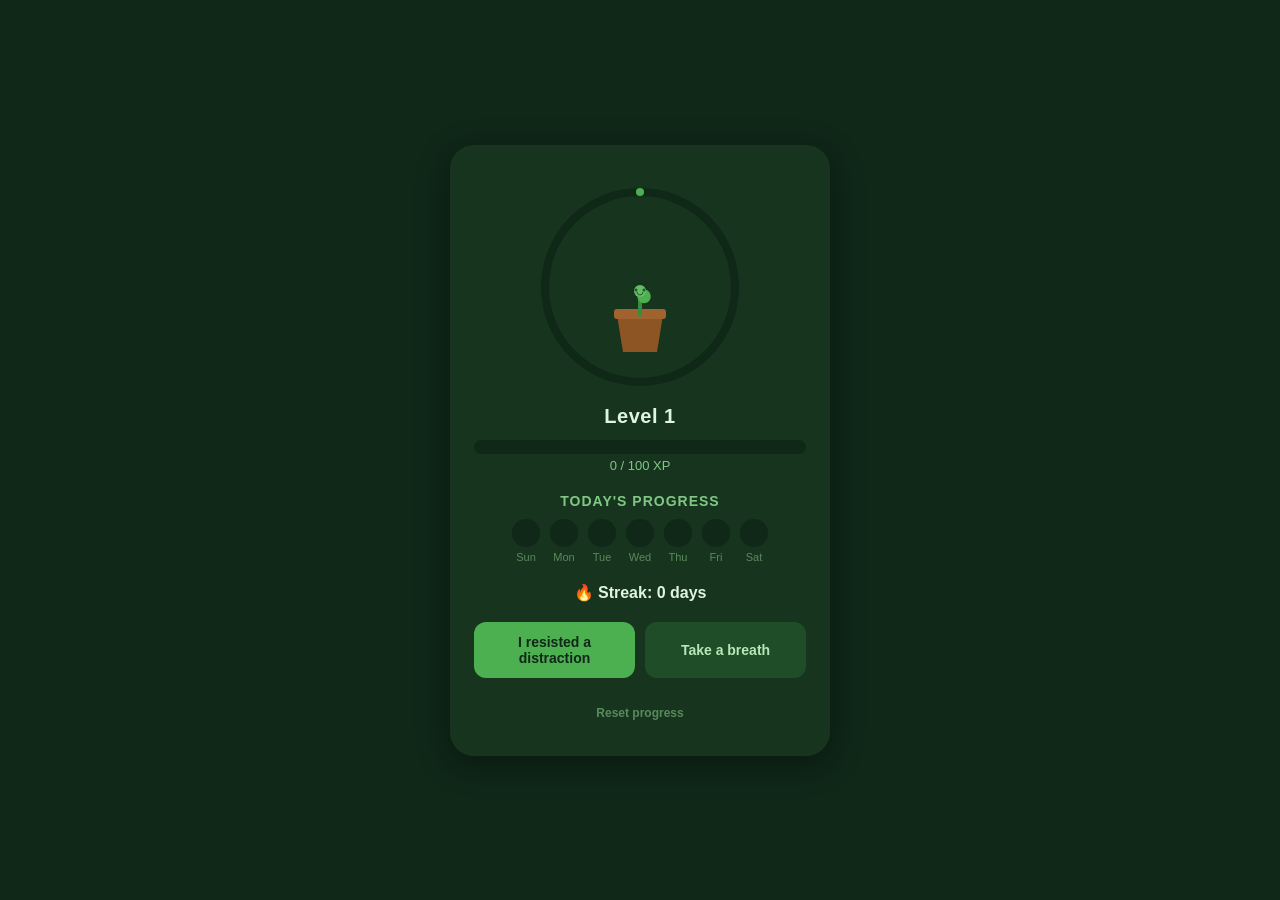
<file: index.html>
<!DOCTYPE html>
<html lang="en">
<head>
  <meta charset="UTF-8" />
  <meta name="viewport" content="width=device-width, initial-scale=1.0" />
  <title>Bloom — Your Focus Companion</title>
  <link rel="stylesheet" href="style.css" />
</head>
<body>

  <!-- ── Notification toast ── -->
  <div id="toast" class="toast hidden" aria-live="polite"></div>

  <!-- ── Main card ── -->
  <div class="card">

    <!-- companion canvas (plant + progress ring) -->
    <canvas id="companion" width="220" height="220" aria-label="Your plant companion"></canvas>

    <h1 class="level-label" id="levelLabel">Level 1</h1>

    <!-- XP bar -->
    <div class="xp-bar-wrap">
      <div class="xp-bar" id="xpBar"></div>
    </div>
    <p class="xp-text" id="xpText">0 / 100 XP</p>

    <!-- daily progress -->
    <h2 class="section-title">Today's Progress</h2>
    <div class="day-row" id="dayRow"></div>

    <!-- streak -->
    <p class="streak" id="streakLabel">🔥 Streak: 0 days</p>

    <!-- action buttons -->
    <div class="btn-row">
      <button class="btn btn-primary" id="resistBtn">I resisted a distraction</button>
      <button class="btn btn-secondary" id="breathBtn">Take a breath</button>
    </div>

    <button class="btn btn-link" id="resetBtn">Reset progress</button>
  </div>

  <script src="app.js"></script>
</body>
</html>
</file>
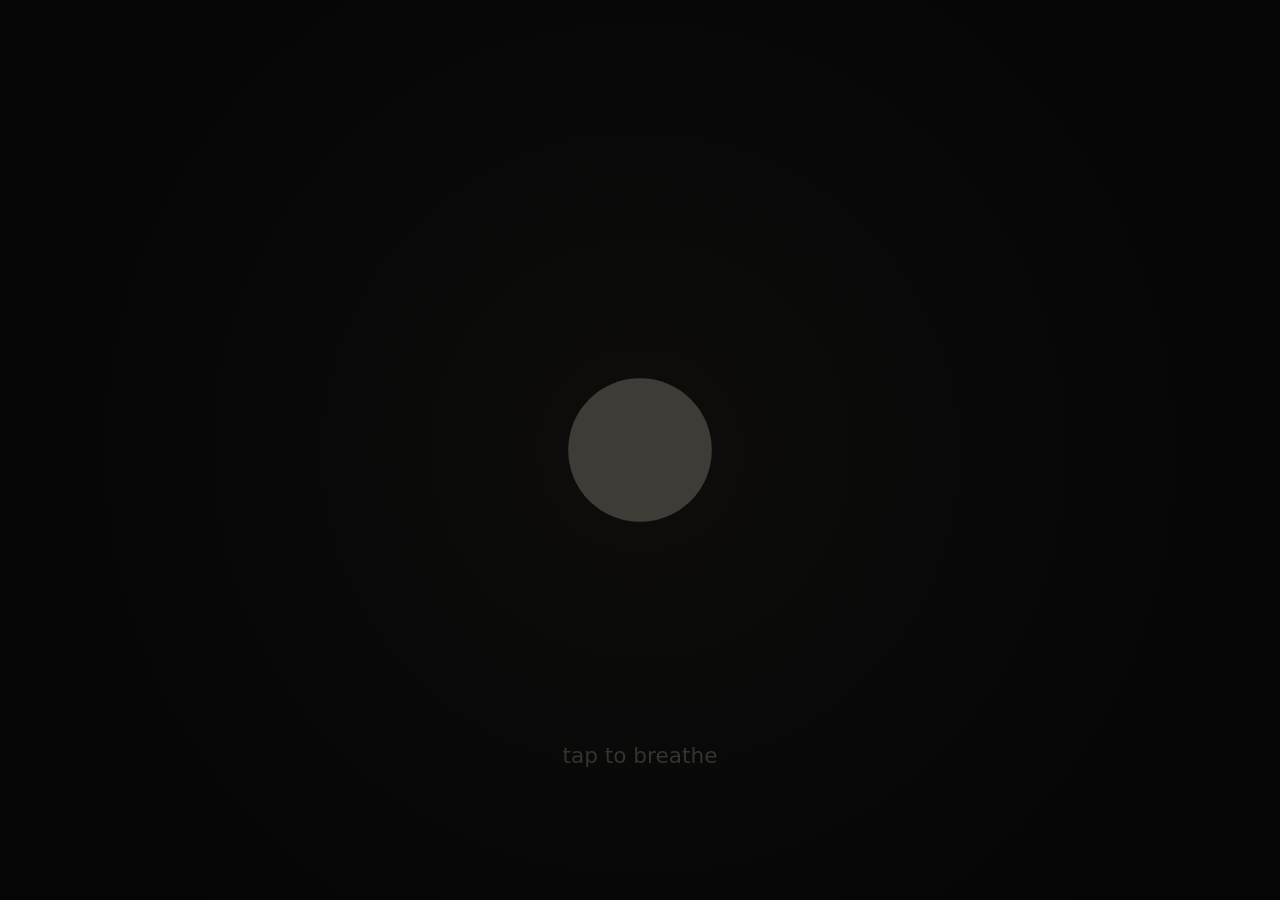
<file: versions/v1-minimal/index.html>
<!DOCTYPE html>
<html lang="en">
<head>
  <meta charset="UTF-8" />
  <meta name="viewport" content="width=device-width, initial-scale=1.0" />
  <title>Breath Before You Browse</title>
  <link rel="stylesheet" href="style.css" />
</head>
<body>
  <canvas id="canvas" aria-label="Breath Before You Browse"></canvas>

  <script src="src/utils/math.js"></script>
  <script src="src/input/input.js"></script>
  <script src="src/canvas/setupCanvas.js"></script>
  <script src="src/canvas/loop.js"></script>
  <script src="main.js"></script>
</body>
</html>
</file>
<file: style.css>
/* ── Bloom Companion — Style ── */

* {
  margin: 0;
  padding: 0;
  box-sizing: border-box;
}

body {
  font-family: -apple-system, BlinkMacSystemFont, "Segoe UI", Roboto, Helvetica, Arial, sans-serif;
  background: #0f2818;
  color: #e0f5e0;
  min-height: 100vh;
  display: flex;
  align-items: center;
  justify-content: center;
  padding: 24px 16px;
}

/* ── Card ── */
.card {
  background: #17341f;
  border-radius: 24px;
  padding: 32px 24px 24px;
  width: 100%;
  max-width: 380px;
  display: flex;
  flex-direction: column;
  align-items: center;
  box-shadow: 0 8px 32px rgba(0,0,0,.4);
}

/* ── Companion canvas ── */
#companion {
  width: 220px;
  height: 220px;
  margin-bottom: 8px;
}

/* ── Level label ── */
.level-label {
  font-size: 20px;
  font-weight: 700;
  margin-bottom: 12px;
  letter-spacing: 0.5px;
}

/* ── XP bar ── */
.xp-bar-wrap {
  width: 100%;
  height: 14px;
  background: #0f2818;
  border-radius: 7px;
  overflow: hidden;
  margin-bottom: 4px;
}

.xp-bar {
  height: 100%;
  width: 0%;
  background: linear-gradient(90deg, #4caf50, #81c784);
  border-radius: 7px;
  transition: width 0.4s ease;
}

.xp-text {
  font-size: 13px;
  color: #81c784;
  margin-bottom: 20px;
}

/* ── Section title ── */
.section-title {
  font-size: 14px;
  font-weight: 600;
  margin-bottom: 10px;
  text-transform: uppercase;
  letter-spacing: 1px;
  color: #81c784;
}

/* ── Day row (Mon–Sun) ── */
.day-row {
  display: flex;
  gap: 10px;
  margin-bottom: 12px;
}

.day-dot {
  display: flex;
  flex-direction: column;
  align-items: center;
  gap: 4px;
  font-size: 11px;
  color: #5a8a5a;
}

.day-dot .circle {
  width: 28px;
  height: 28px;
  border-radius: 50%;
  background: #0f2818;
  display: flex;
  align-items: center;
  justify-content: center;
  font-size: 14px;
  transition: background 0.3s;
}

.day-dot.done .circle {
  background: #4caf50;
}

/* ── Streak ── */
.streak {
  font-size: 16px;
  font-weight: 600;
  margin: 8px 0 20px;
}

/* ── Buttons ── */
.btn-row {
  display: flex;
  gap: 10px;
  width: 100%;
  margin-bottom: 12px;
}

.btn {
  border: none;
  cursor: pointer;
  font-family: inherit;
  font-size: 14px;
  font-weight: 600;
  border-radius: 12px;
  padding: 12px 16px;
  transition: transform 0.15s, opacity 0.15s;
}

.btn:active {
  transform: scale(0.96);
}

.btn-primary {
  flex: 1;
  background: #4caf50;
  color: #0f2818;
}

.btn-secondary {
  flex: 1;
  background: #1e4d28;
  color: #b8e6b8;
}

.btn-link {
  background: none;
  color: #5a8a5a;
  font-size: 12px;
  margin-top: 4px;
}

.btn-link:hover {
  color: #81c784;
}

/* ── Toast notification ── */
.toast {
  position: fixed;
  top: 24px;
  left: 50%;
  transform: translateX(-50%) translateY(-20px);
  background: #2e7d32;
  color: #e0f5e0;
  padding: 12px 24px;
  border-radius: 12px;
  font-size: 14px;
  font-weight: 600;
  opacity: 0;
  transition: opacity 0.3s, transform 0.3s;
  pointer-events: none;
  z-index: 100;
  white-space: nowrap;
}

.toast.show {
  opacity: 1;
  transform: translateX(-50%) translateY(0);
}

.toast.hidden {
  display: block; /* keep in DOM for transitions */
}
</file>
<file: versions/v1-minimal/style.css>
html, body {
  margin: 0;
  padding: 0;
  height: 100%;
  overflow: hidden;
  background: #000;
}

canvas {
  display: block;
  width: 100vw;
  height: 100vh;
}
</file>
